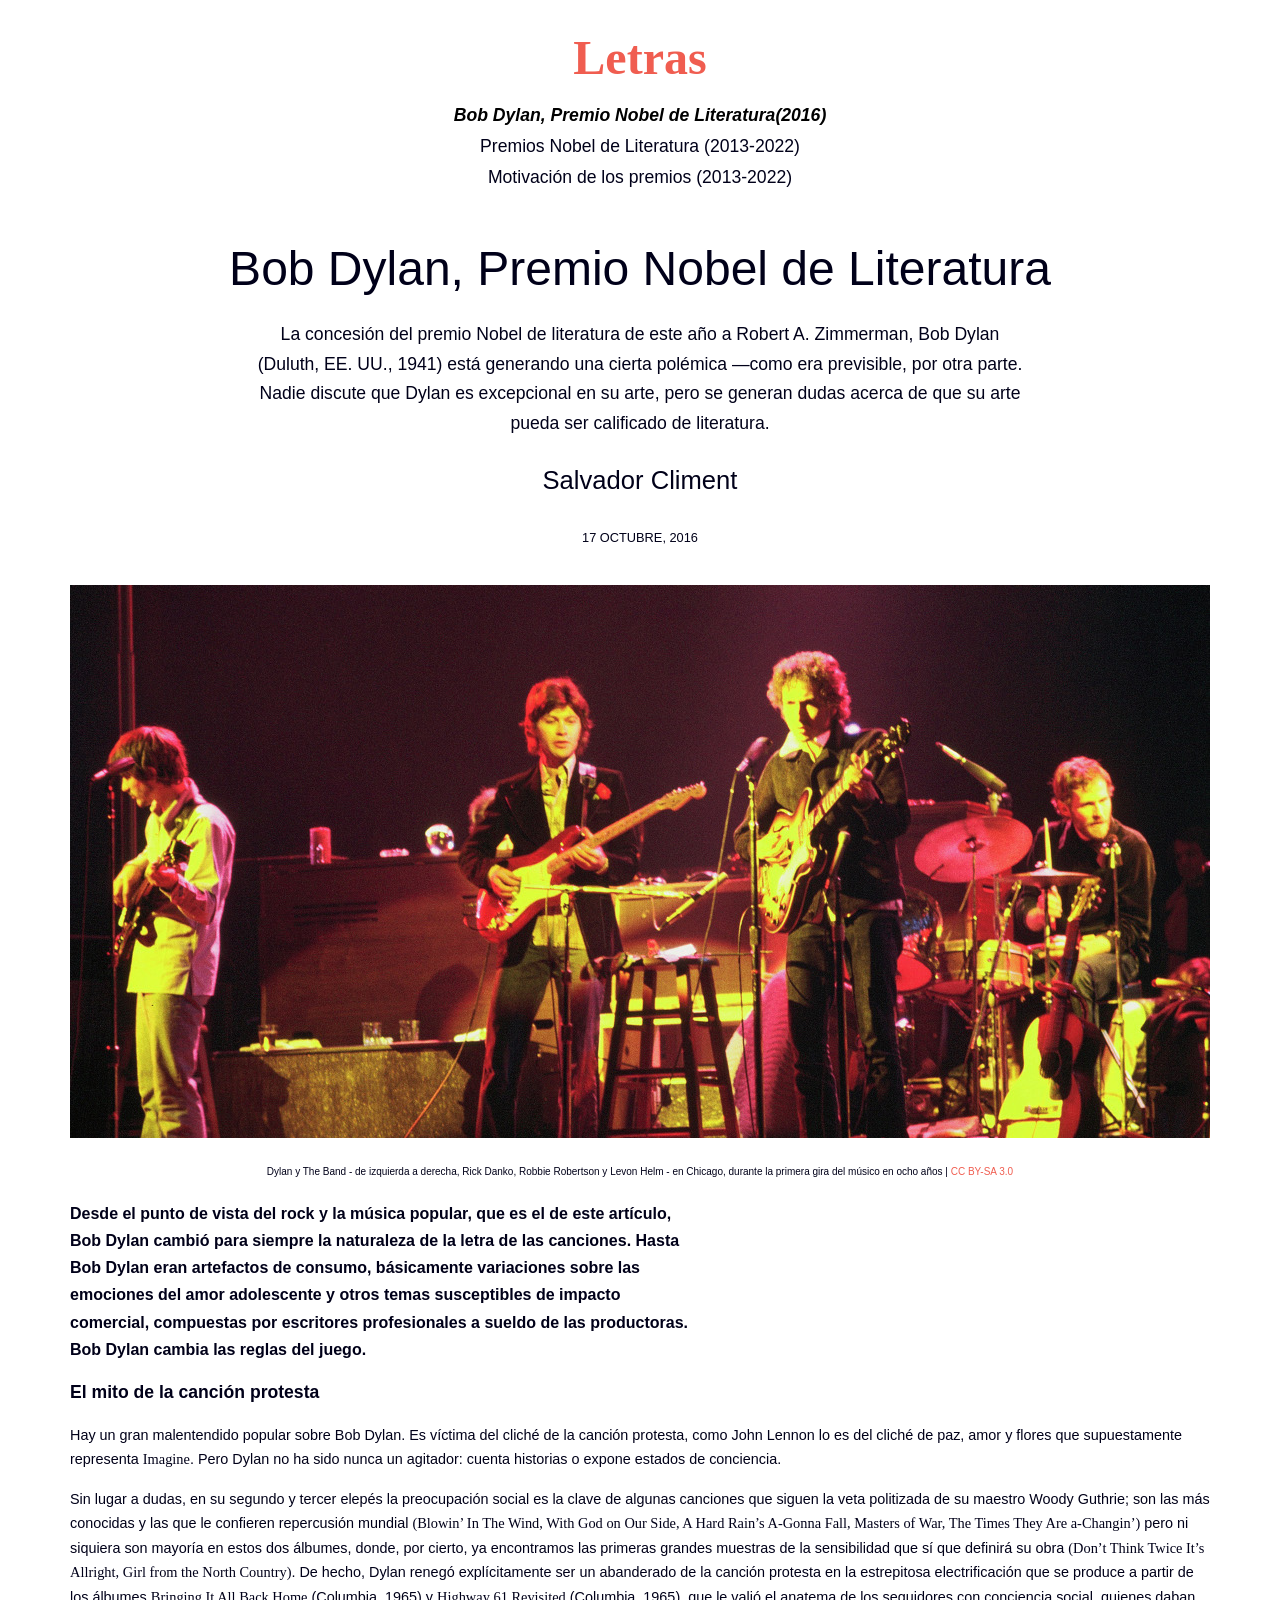
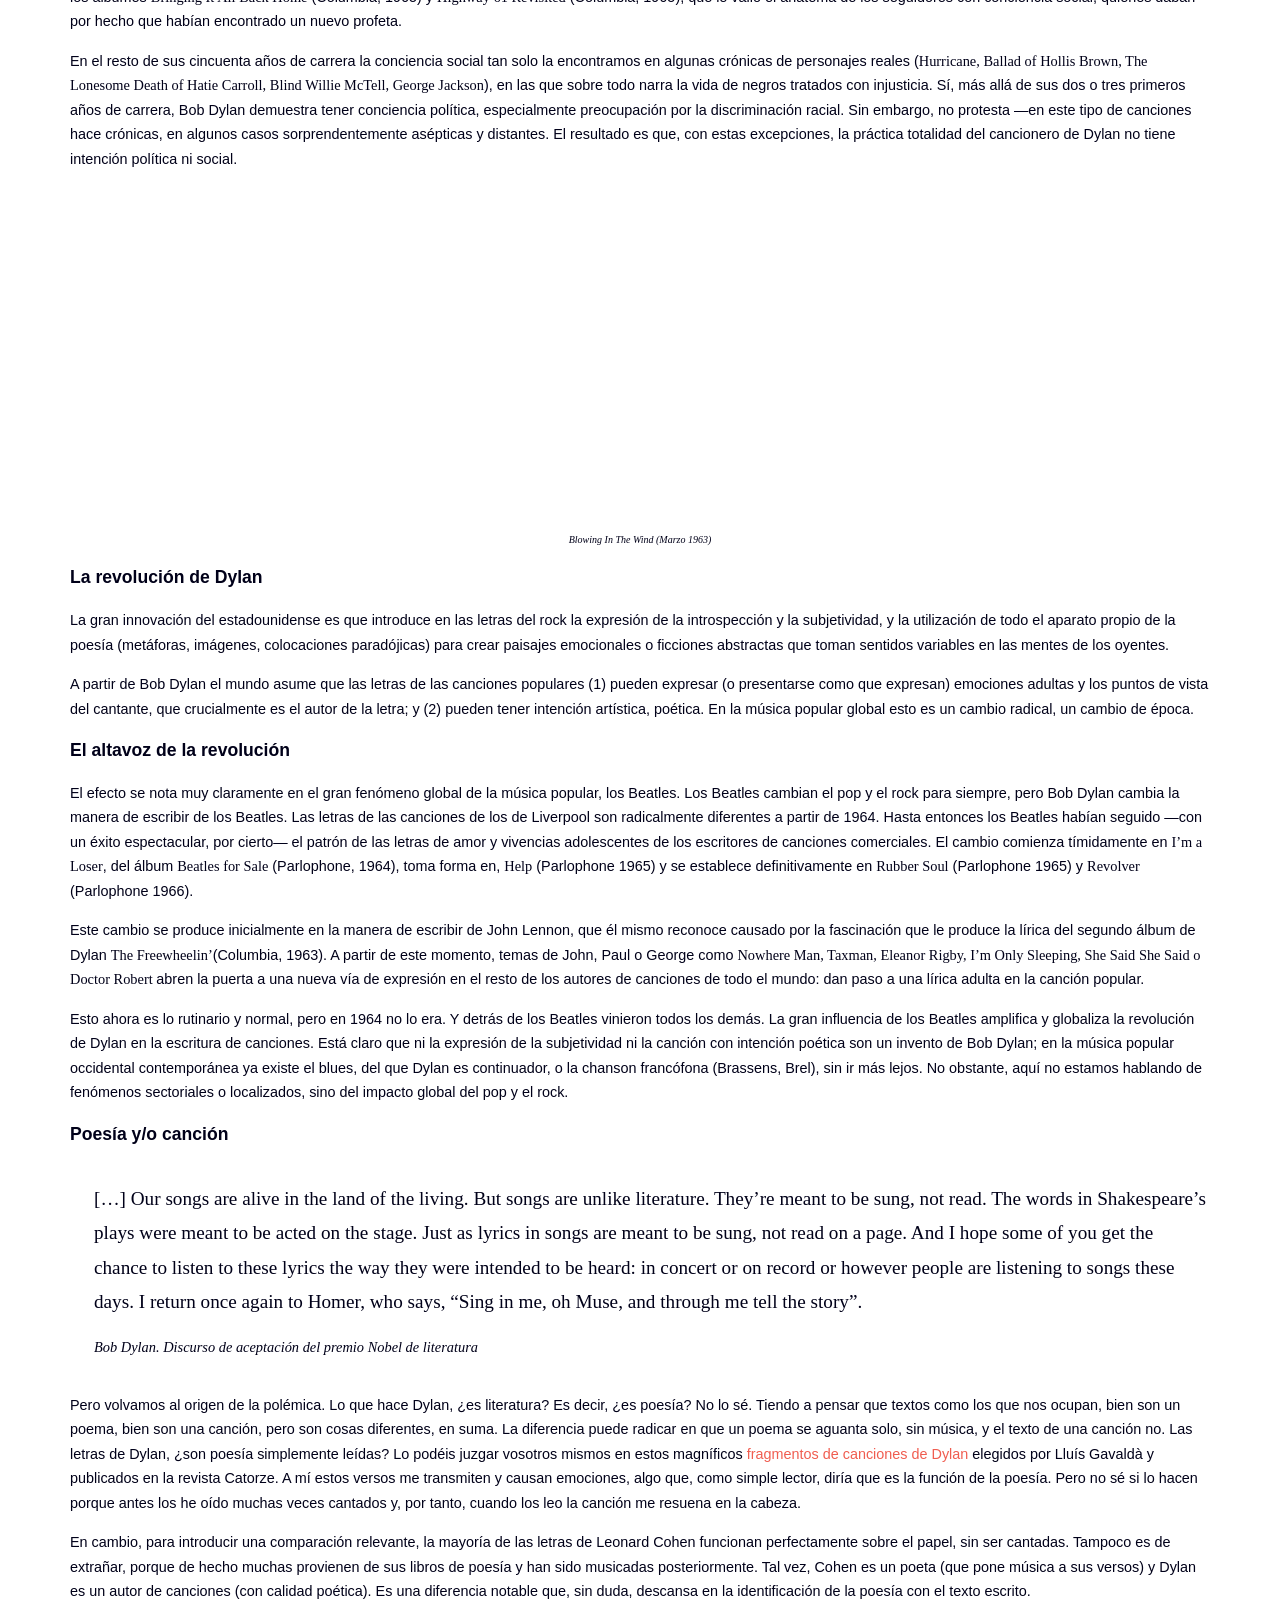
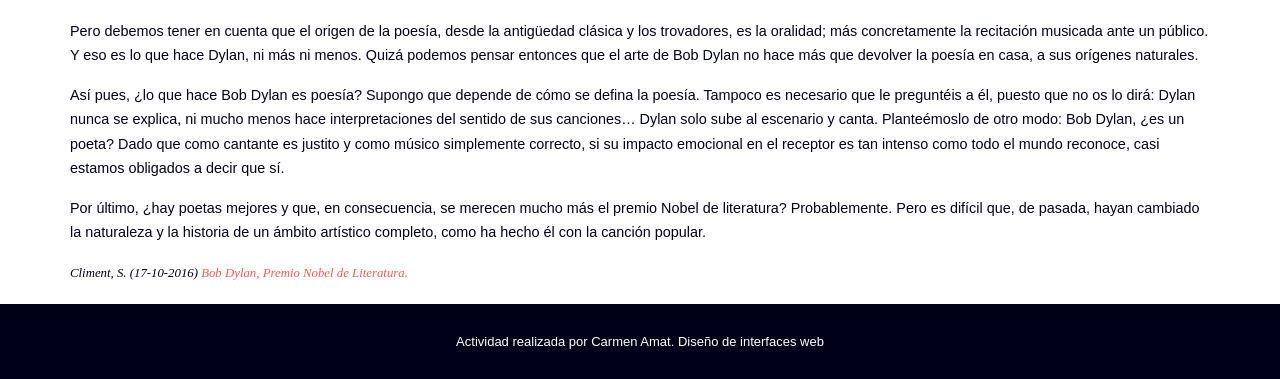
<file: index.html>
<!DOCTYPE html>
<html lang="es">
<head>
    <meta charset="UTF-8">
    <meta name="viewport" content="width=device-width, initial-scale=1.0">
    <title>Bob Dylan</title>
    <link rel="stylesheet" href="css/estilos.css">
</head>
<body>
    <header>
        <p class="logo">
            <a href="index.html">Letras</a>
        </p>
        <nav>
            <ul class="menu">
                <li class="activo">Bob Dylan, Premio Nobel de Literatura(2016)</li>
                <li><a href="listado-nobel-literatura.html" target="_blank">Premios Nobel de Literatura (2013-2022)</a></li>
                <li><a href="motivacion-premios.html" target="_blank">Motivación de los premios (2013-2022)</a></li>
            </ul>
        </nav>
    </header>
    <main class="container">
        <section class="intro">
            <h1>Bob Dylan, Premio Nobel de Literatura</h1>
            <p class="entrada">La concesión del premio Nobel de literatura de este año a Robert A. Zimmerman, Bob Dylan (Duluth, EE. UU., 1941)
                 está generando una cierta polémica —como era previsible, por otra parte. Nadie discute que Dylan es excepcional en su arte, 
                pero se generan dudas acerca de que su arte pueda ser calificado de literatura.</p>
            <p class="autor">Salvador Climent</p>
            <p><time datetime="2016-10-17">17 OCTUBRE, 2016</time></p>               
        
            <figure class="foto">
                <img src="img/Bob-Dylan-and-The-Band-1974.jpg" alt="Bob Dylan y The Band tocando en un escenario de un concierto" title="Bob Dylan y The Band" >
                <figcaption>Dylan y The Band - de izquierda a derecha, Rick Danko, Robbie Robertson y Levon Helm - en Chicago, durante la primera gira del músico en ocho años
                 | <a href="https://creativecommons.org/licenses/by-sa/3.0/" title="Ir a página Creative Commons">CC BY-SA 3.0</a>
                </figcaption>
            </figure>
        </section>
        <section class="puntoVista">
            <p>Desde el punto de vista del rock y la música popular, que es el de este artículo, Bob Dylan cambió para siempre la naturaleza de la letra de las canciones.
                Hasta Bob Dylan eran artefactos de consumo, básicamente variaciones sobre las emociones del amor adolescente y otros temas susceptibles de impacto comercial,
                compuestas por escritores profesionales a sueldo de las productoras. Bob Dylan cambia las reglas del juego.
            </p>
        </section>
        <section class="generico">
            <article>
                <h2>El mito de la canción protesta</h2>
                <p>Hay un gran malentendido popular sobre Bob Dylan. Es víctima del cliché de la canción protesta, como John Lennon lo es del cliché de paz, amor y flores que supuestamente representa <cite class="titulos" lang="en">Imagine</cite>. Pero Dylan no ha sido nunca un agitador: cuenta historias o expone estados de conciencia.</p>
                <p>Sin lugar a dudas, en su segundo y tercer elepés la preocupación social es la clave de algunas canciones que siguen la veta politizada de su maestro Woody Guthrie; son las más conocidas y las que le confieren repercusión mundial <cite class="titulos" lang="en">(Blowin’ In The Wind, With God on Our Side, 
                    A Hard Rain’s A-Gonna Fall, Masters of War, The Times They Are a-Changin’)</cite> pero ni siquiera son mayoría en estos dos álbumes, donde, por cierto, ya encontramos las primeras grandes muestras de la sensibilidad que sí que definirá su obra <cite class="titulos" lang="en">(Don’t Think Twice It’s Allright, 
                    Girl from the North Country)</cite>. De hecho, Dylan renegó explícitamente ser un abanderado de la canción protesta en la estrepitosa electrificación que se produce a partir de los álbumes <cite class="titulos" lang="en">Bringing It All Back Home</cite> (Columbia, <time datetime="1965">1965)</time> y <cite class="titulos" lang="en">Highway 61 Revisited</cite> (Columbia,<time datetime="1965"> 1965</time>), 
                    que le valió el anatema de los seguidores con conciencia social, quienes daban por hecho que habían encontrado un nuevo profeta.</p>
                <p>En el resto de sus cincuenta años de carrera la conciencia social tan solo la encontramos en algunas crónicas de personajes reales (<cite class="titulos" lang="en">Hurricane, 
                    Ballad of Hollis Brown, The Lonesome Death of Hatie Carroll, Blind Willie McTell, George Jackson</cite>), en las que sobre todo narra la vida de negros tratados con injusticia. Sí, más allá de sus dos o tres primeros años de carrera, Bob Dylan demuestra tener conciencia política, 
                    especialmente preocupación por la discriminación racial. Sin embargo, no protesta —en este tipo de canciones hace crónicas, en algunos casos sorprendentemente asépticas y distantes. El resultado es que, con estas excepciones, la práctica totalidad del cancionero de Dylan no tiene 
                    intención política ni social.</p>
                <figure class="video">
                    <iframe width="560" height="315" src="https://www.youtube.com/embed/vWwgrjjIMXA?si=skbkLCbEkASCq-Ua" title="YouTube video player"></iframe>
                    <figcaption>Blowing In The Wind <time datetime="1963-03">(Marzo 1963)</time></figcaption>
                </figure>              
            </article>
            <article>
                <h2>La revolución de Dylan</h2>
                <p>La gran innovación del estadounidense es que introduce en las letras del rock la expresión de la introspección y la subjetividad, y la utilización de todo el aparato propio de la poesía (metáforas, imágenes, colocaciones paradójicas) para crear paisajes emocionales o ficciones
                         abstractas que toman sentidos variables en las mentes de los oyentes.
                </p>
                <p>A partir de Bob Dylan el mundo asume que las letras de las canciones populares (1) pueden expresar (o presentarse como que expresan) emociones adultas y los puntos de vista del cantante, que crucialmente es el autor de la letra; y (2) pueden tener intención artística, poética. 
                    En la música popular global esto es un cambio radical, un cambio de época.
                </p>                
            </article> 
            <article>
                <h2>El altavoz de la revolución</h2>
                <p>El efecto se nota muy claramente en el gran fenómeno global de la música popular, los Beatles. Los Beatles cambian el pop y el rock para siempre, pero Bob Dylan cambia la manera de escribir de los Beatles. Las letras de las canciones de los de Liverpool son radicalmente diferentes a partir de 1964. 
                   Hasta entonces los Beatles habían seguido —con un éxito espectacular, por cierto— el patrón de las letras de amor y vivencias adolescentes de los escritores de canciones comerciales. El cambio comienza tímidamente en <cite class="titulos" lang="en">I’m a Loser</cite>, del álbum <cite class="titulos" lang="en">Beatles for Sale</cite> (Parlophone, <time datetime="1964">1964</time>), toma forma en, <cite class="titulos" lang="en">Help</cite> (Parlophone <time datetime="1965">1965</time>) y
                   se establece definitivamente en <cite class="titulos" lang="en">Rubber Soul</cite>  (Parlophone <time datetime="1965">1965</time>) y <cite class="titulos" lang="en">Revolver</cite> (Parlophone <time datetime="1966">1966</time>).
                </p>
                <p>Este cambio se produce inicialmente en la manera de escribir de John Lennon, que él mismo reconoce causado por la fascinación que le produce la lírica del segundo álbum de Dylan <cite class="titulos" lang="en">The Freewheelin’</cite>(Columbia,<time datetime="1963"> 1963</time>). A partir de este momento, temas de John, Paul o George como <cite class="titulos" lang="en">Nowhere Man, Taxman, Eleanor Rigby, 
                    I’m Only Sleeping, She Said She Said o Doctor Robert </cite> abren la puerta a una nueva vía de expresión en el resto de los autores de canciones de todo el mundo: dan paso a una lírica adulta en la canción popular.
                </p>
                <p>Esto ahora es lo rutinario y normal, pero en <time datetime="1964">1964</time> no lo era. Y detrás de los Beatles vinieron todos los demás. La gran influencia de los Beatles amplifica y globaliza la revolución de Dylan en la escritura de canciones. Está claro que ni la expresión de la subjetividad ni la canción con intención poética 
                   son un invento de Bob Dylan; en la música popular occidental contemporánea ya existe el <em>blues</em>, del que Dylan es continuador, o la chanson francófona (Brassens, Brel), sin ir más lejos. No obstante, aquí no estamos hablando de fenómenos sectoriales o localizados, sino del impacto global del pop y el rock.
                </p>  
            </article>
            <article>
                <h2>Poesía y/o canción</h2>
                <blockquote  class="poesia" lang="en">
                        <p>
                            […] Our songs are alive in the land of the living. But songs are unlike literature. They’re meant to be sung, not read. The words in Shakespeare’s plays were meant to be acted on the stage. Just as lyrics in songs are meant to be sung, not read on a page. And I hope some of you get the chance to listen to these 
                            lyrics the way they were intended to be heard: in concert or on record or however people are listening to songs these days. I return once again to Homer, who says, <q>Sing in me, oh Muse, and through me tell the story</q>.
                        </p>
                        <p class="discurso">Bob Dylan. <cite>Discurso de aceptación del premio Nobel de literatura</cite></p>
                </blockquote>
                <p>
                        Pero volvamos al origen de la polémica. Lo que hace Dylan, ¿es literatura? Es decir, ¿es poesía? No lo sé. Tiendo a pensar que textos como los que nos ocupan, bien son un poema, bien son una canción, pero son cosas diferentes, en suma. La diferencia puede radicar en que un poema se aguanta solo, sin música, y el texto de una canción no. Las letras de Dylan, ¿son poesía simplemente leídas? 
                        Lo podéis juzgar vosotros mismos en estos magníficos <a class="fragmentos" href="https://www.catorze.cat/piano/14-raons-donar-nobel-bob-dylan-21119/" target="_blank" title="Fragmentos de canciones de Dylan">fragmentos de canciones de Dylan</a> elegidos por Lluís Gavaldà y publicados en la revista Catorze. A mí estos versos me transmiten y causan emociones, algo que, como simple lector, diría que es la función de la poesía. Pero no sé si lo hacen porque antes los he oído muchas veces cantados y, por tanto, cuando los leo la canción me resuena en la cabeza.
                </p>
                <p>
                        En cambio, para introducir una comparación relevante, la mayoría de las letras de Leonard Cohen funcionan perfectamente sobre el papel, sin ser cantadas. Tampoco es de extrañar, porque de hecho muchas provienen de sus libros de poesía y han sido musicadas posteriormente. Tal vez, Cohen es un poeta (que pone música a sus versos) y Dylan es un autor de canciones (con calidad poética). 
                        Es una diferencia notable que, sin duda, descansa en la identificación de la poesía con el texto escrito.
                </p>
                <p>
                        Pero debemos tener en cuenta que el origen de la poesía, desde la antigüedad clásica y los trovadores, es la oralidad; más concretamente la recitación musicada ante un público. Y eso es lo que hace Dylan, ni más ni menos. Quizá podemos pensar entonces que el arte de Bob Dylan no hace más que devolver la poesía en casa, a sus orígenes naturales.
                </p>
                <p>
                        Así pues, ¿lo que hace Bob Dylan es poesía? Supongo que depende de cómo se defina la poesía. Tampoco es necesario que le preguntéis a él, puesto que no os lo dirá: Dylan nunca se explica, ni mucho menos hace interpretaciones del sentido de sus canciones… Dylan solo sube al escenario y canta. Planteémoslo de otro modo: Bob Dylan, ¿es un poeta? Dado que como cantante es justito y 
                        como músico simplemente correcto, si su impacto emocional en el receptor es tan intenso como todo el mundo reconoce, casi estamos obligados a decir que sí.
                </p>
                <p>
                        Por último, ¿hay poetas mejores y que, en consecuencia, se merecen mucho más el premio Nobel de literatura? Probablemente. Pero es difícil que, de pasada, hayan cambiado la naturaleza y la historia de un ámbito artístico completo, como ha hecho él con la canción popular.
                </p>
                <p>
                    <cite class="poesia2">
                        Climent, S. <time datetime="2016-10-17">(17-10-2016)</time> 
                        <a href="https://www.nationalgeographic.com.es/mundo-ng/actualidad/bob-dylan-premio-nobel-literatura-2016_10781" target="_blank" title="Ir a noticia sobre Bob bob-dylan-premio-nobel-literatura-2016_10781">Bob Dylan, Premio Nobel de Literatura.</a>  
                    </cite>
                </p>                               
            </article>
        </section>
    </main>
    <footer>
        <p>Actividad realizada por Carmen Amat. Diseño de interfaces web</p>
    </footer>
    
</body>
</html>
</file>
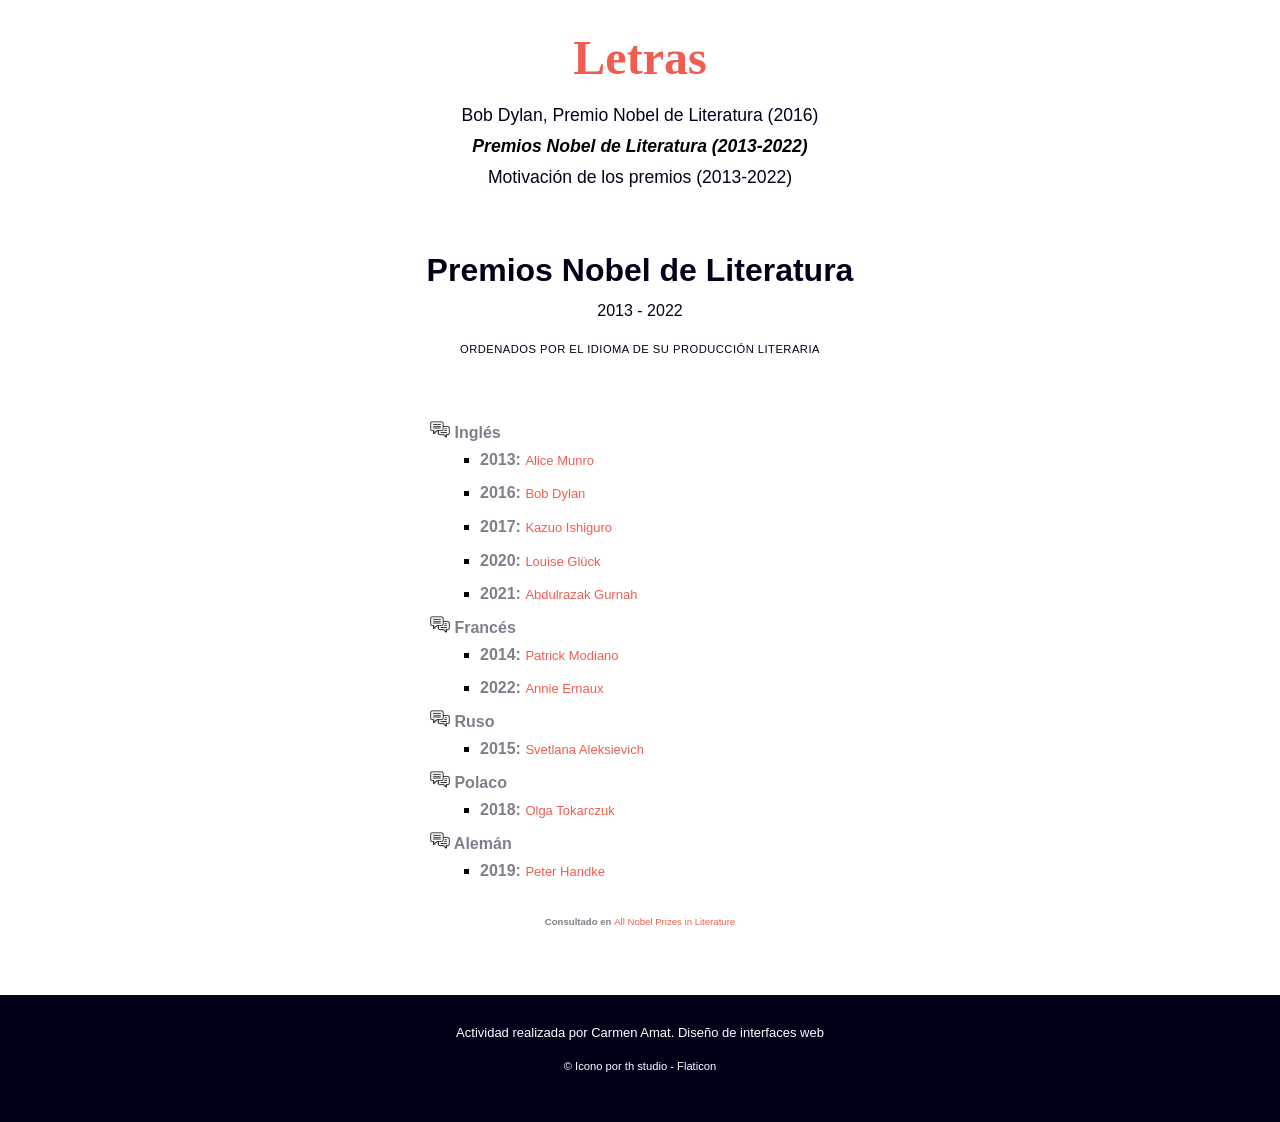
<file: listado-nobel-literatura.html>
<!DOCTYPE html>
<html lang="es">
<head>
    <meta charset="UTF-8">
    <meta name="viewport" content="width=device-width, initial-scale=1.0">
    <title>Listado Premios Nobel Literatura</title>
    <link rel="stylesheet" href="css/estilos.css">
</head>
<body>
   <header>
        <p class="logo">
            <a href="index.html">Letras</a>
        </p>
        <nav>
            
              <ul class="menu">
                <li><a href="index.html" target="_blank">Bob Dylan, Premio Nobel de Literatura (2016)</a></li>
                <li class="activo">Premios Nobel de Literatura (2013-2022)</li>
                <li><a href="motivacion-premios.html" target="_blank">Motivación de los premios (2013-2022)</a></li>
            </ul>
        </nav>
    </header>
    <main class="container">
        <section class="enunciado">
            <h1>Premios Nobel de Literatura</h1>
            <p>2013 - 2022</p>
            <p class="subtitulo">ORDENADOS POR EL IDIOMA DE SU PRODUCCIÓN LITERARIA</p>
        </section>
        <section class="idiomas">
            <ul class="lista-idiomas">
                <li>
                    <h2>
                        <img src="img/idioma.png" alt="viñeta bocadillos"> Inglés
                    </h2>
                    <ul>
                        <li><time datetime="2013" class="year">2013</time>: <a href="motivacion-premios.html#munro" target="_blank"> Alice Munro</a></li>
                        <li><time datetime="2016" class="year">2016</time>: <a href="motivacion-premios.html#bdylan" target="_blank"> Bob Dylan</a></li>
                        <li><time datetime="2017" class="year">2017</time>: <a href="motivacion-premios.html#kazuo" target="_blank"> Kazuo Ishiguro</a></li>
                        <li><time datetime="2020" class="year">2020</time>: <a href="motivacion-premios.html#gluck" target="_blank"> Louise Glück</a></li>
                        <li><time datetime="2021" class="year">2021</time>: <a href="motivacion-premios.html#abdul" target="_blank"> Abdulrazak Gurnah</a></li>
                    </ul>
                </li>
                <li>
                    <h2>
                        <img src="img/idioma.png" alt="viñeta bocadillos"> Francés
                    </h2>
                    <ul>
                        <li><time datetime="2014" class="year">2014</time>: <a href="motivacion-premios.html#modiano" target="_blank">Patrick Modiano</a></li>
                        <li><time datetime="2022" class="year">2022</time>: <a href="motivacion-premios.html#ernaux" target="_blank"> Annie Ernaux</a></li>
                    </ul>
                </li>
                <li>
                    <h2>
                        <img src="img/idioma.png" alt="viñeta bocadillos"> Ruso
                    </h2>
                    <ul>
                        <li><time datetime="2015" class="year">2015</time>: <a href="motivacion-premios.html#svet" target="_blank"> Svetlana Aleksievich</a></li>
                    </ul>
                </li>
                <li>
                    <h2>
                        <img src="img/idioma.png" alt="viñeta bocadillos"> Polaco
                    </h2>
                    <ul>
                        <li><time datetime="2018" class="year">2018</time>: <a href="motivacion-premios.html#tokar" target="_blank"> Olga Tokarczuk</a></li>
                    </ul>
                </li>
                <li>
                    <h2>
                        <img src="img/idioma.png" alt="viñeta bocadillos"> Alemán
                    </h2>
                    <ul>
                        <li><time datetime="2019" class="year">2019</time>: <a href="motivacion-premios.html#handke" target="_blank"> Peter Handke</a></li>
                    </ul>
                </li>
            </ul>
            <p class="enlaceconsulta">
                Consultado en 
                    <a href="https://www.nobelprize.org/prizes/lists/all-nobel-prizes-in-literature">All Nobel Prizes in Literature </a>
            </p>
        </section>
    </main>
    <footer>
        <p>Actividad realizada por Carmen Amat. Diseño de interfaces web</p>
        <p class="copy">&copy; Icono por th studio - <a href="https://www.flaticon.es/iconos-gratis/opcion-de-chat" title="Ir a Flaticon">Flaticon</a></p>
    </footer> 
</body>
</html>
</file>
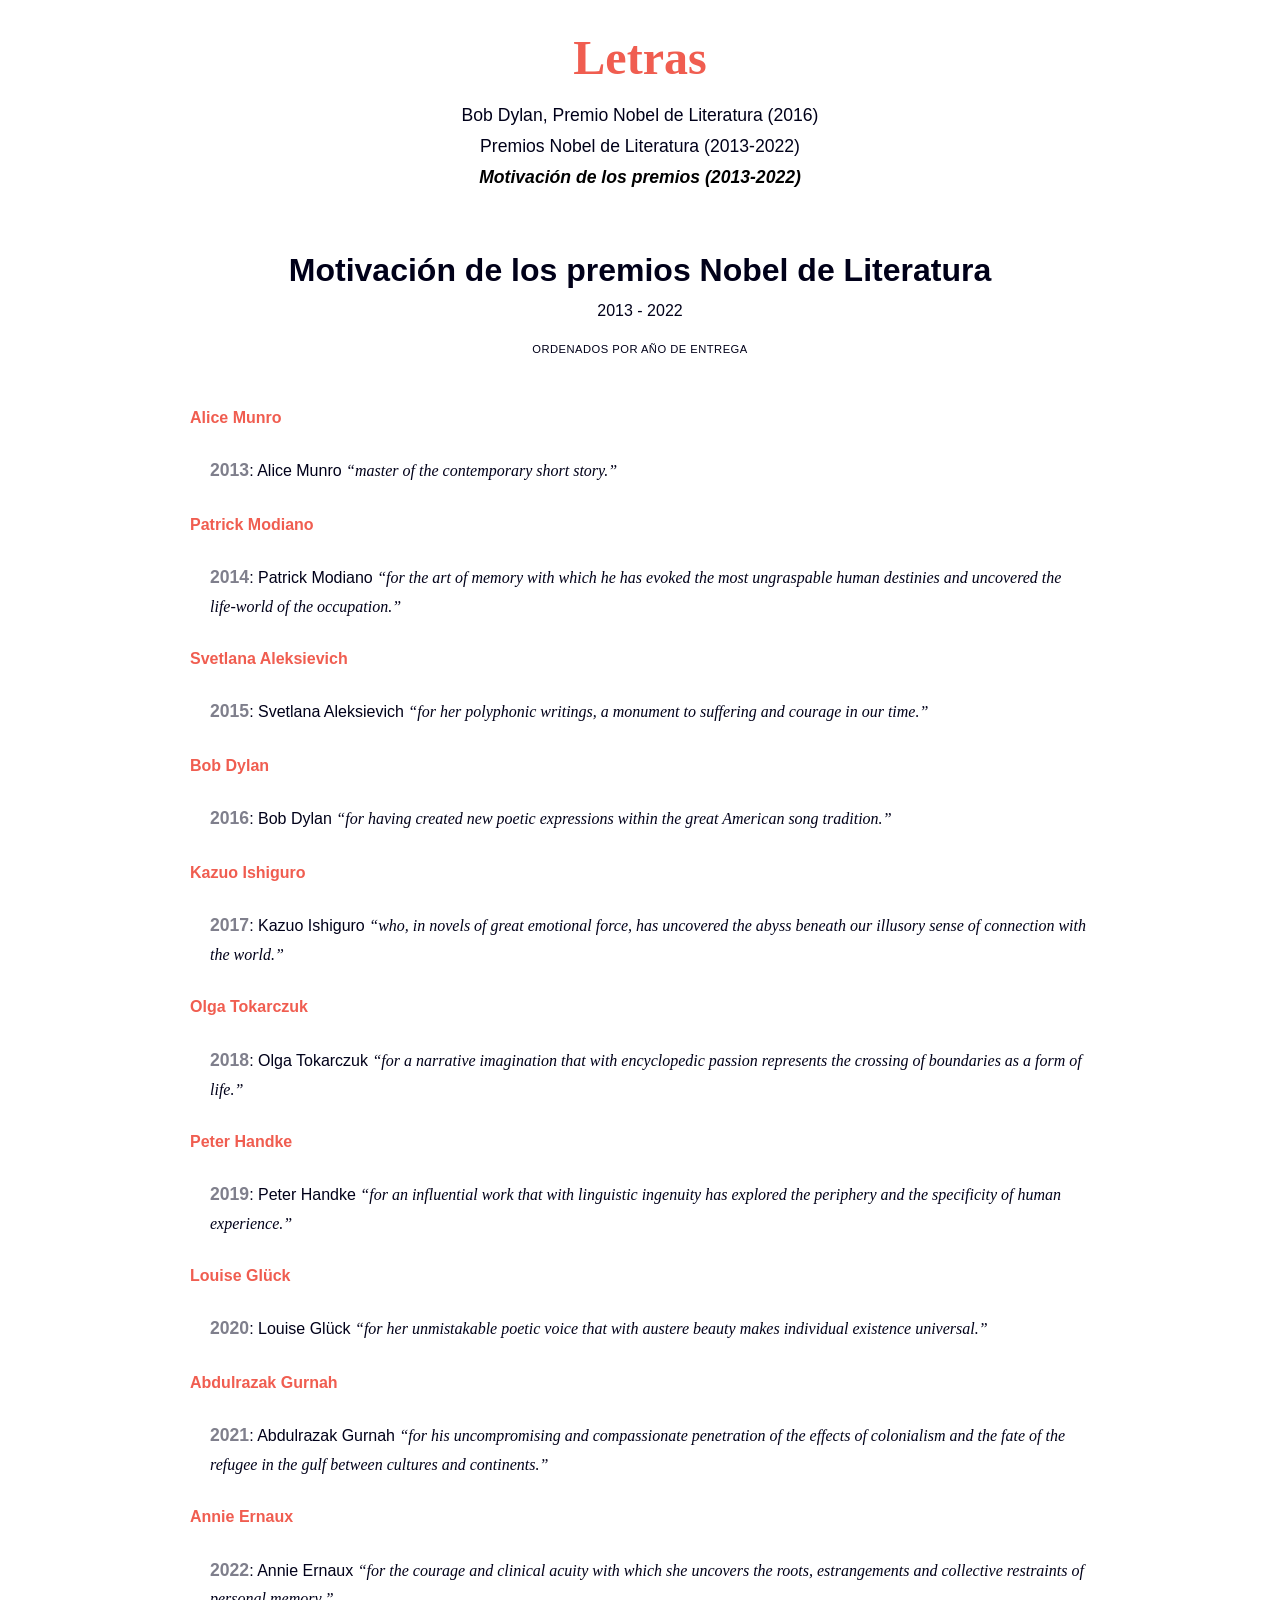
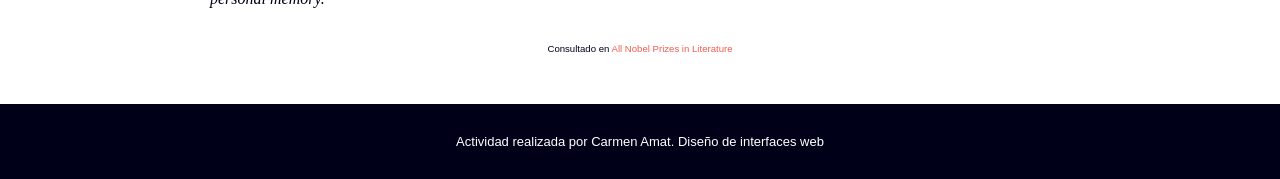
<file: motivacion-premios.html>
<!DOCTYPE html>
<html lang="es">
<head>
    <meta charset="UTF-8">
    <meta name="viewport" content="width=device-width, initial-scale=1.0">
    <title>Motivación de los premios Nobel de Literatura</title>
    <link rel="stylesheet" href="css/estilos.css">
</head>
<body>
    <header>
        <p class="logo">
            <a href="index.html">Letras</a>
        </p>
        <nav>
             <ul class="menu">
                <li><a href="index.html" target="_blank">Bob Dylan, Premio Nobel de Literatura (2016)</a></li>
                <li><a href="listado-nobel-literatura.html" target="_blank">Premios Nobel de Literatura (2013-2022)</a></li>
                <li class="activo">Motivación de los premios (2013-2022)</li>
            </ul>
        </nav>
    </header>
    <main class="container">
        <section class="enunciado enunciado-motivacion">
            <h1>Motivación de los premios Nobel de Literatura</h1>
            <p>2013 - 2022</p>
            <p class="subtitulo">ORDENADOS POR AÑO DE ENTREGA</p>
        </section>
        <div>
            <dl class="motivaciones">
                <dt id="munro"><a href="https://www.nobelprize.org/prizes/literature/2013/munro/facts" target="_blank" title="Ir a página Premio Nobel">Alice Munro</a></dt>
                    <dd><time datetime="2013" class="year">2013</time>: Alice Munro <q lang="en">master of the contemporary short story.</q></dd>
                <dt id="modiano"><a href="https://www.nobelprize.org/prizes/literature/2014/modiano/facts" target="_blank" title="Ir a página Premio Nobel">Patrick Modiano</a></dt>
                    <dd><time datetime="2014" class="year">2014</time>: Patrick Modiano <q lang="en">for the art of memory with which he has evoked the most ungraspable human destinies and uncovered the life-world of the occupation.</q></dd>
                <dt id="svet"><a href="https://www.nobelprize.org/prizes/literature/2015/alexievich/facts" target="_blank" title="Ir a página Premio Nobel">Svetlana Aleksievich</a></dt>
                    <dd><time datetime="2015" class="year">2015</time>: Svetlana Aleksievich <q lang="en">for her polyphonic writings, a monument to suffering and courage in our time.</q></dd>
                <dt id="bdylan"><a href="https://www.nobelprize.org/prizes/literature/2016/dylan/facts" target="_blank" title="Ir a página Premio Nobel">Bob Dylan</a></dt>
                    <dd><time datetime="2016" class="year">2016</time>: Bob Dylan <q lang="en">for having created new poetic expressions within the great American song tradition.</q></dd>
                <dt id="kazuo"><a href="https://www.nobelprize.org/prizes/literature/2017/ishiguro/facts" target="_blank" title="Ir a página Premio Nobel">Kazuo Ishiguro</a></dt>
                    <dd><time datetime="2017" class="year">2017</time>: Kazuo Ishiguro <q lang="en">who, in novels of great emotional force, has uncovered the abyss beneath our illusory sense of connection with the world.</q></dd>
                <dt id="tokar"><a href="https://www.nobelprize.org/prizes/literature/2018/tokarczuk/facts" target="_blank" title="Ir a la página Premio Nobel">Olga Tokarczuk</a></dt>
                    <dd><time datetime="2018" class="year">2018</time>: Olga Tokarczuk <q lang="en">for a narrative imagination that with encyclopedic passion represents the crossing of boundaries as a form of life.</q></dd>
                <dt id="handke"><a href="https://www.nobelprize.org/prizes/literature/2019/handke/facts" target="_blank" title="Ir a la página Premio Nobel">Peter Handke</a></dt>
                    <dd><time datetime="2019" class="year">2019</time>: Peter Handke <q lang="en">for an influential work that with linguistic ingenuity has explored the periphery and the specificity of human experience.</q></dd>
                <dt id="gluck"><a href="https://www.nobelprize.org/prizes/literature/2020/gluck/facts" target="_blank" title="Ir a la página Premio Nobel">Louise Glück</a></dt>
                    <dd><time datetime="2020" class="year">2020</time>: Louise Glück <q lang="en">for her unmistakable poetic voice that with austere beauty makes individual existence universal.</q></dd>
                <dt id="abdul"><a href="https://www.nobelprize.org/prizes/literature/2021/gurnah/facts/" target="_blank" title="Ir a la página Premio Nobel">Abdulrazak Gurnah</a></dt>
                    <dd><time datetime="2021" class="year">2021</time>: Abdulrazak Gurnah <q lang="en">for his uncompromising and compassionate penetration of the effects of colonialism and the fate of the refugee in the gulf between cultures and continents.</q></dd>
                <dt id="ernaux"><a href="https://www.nobelprize.org/prizes/literature/2022/ernaux/facts" target="_blank" title="Ir a la página Premio Nobel">Annie Ernaux</a></dt>
                    <dd><time datetime="2022" class="year">2022</time>: Annie Ernaux <q lang="en">for the courage and clinical acuity with which she uncovers the roots, estrangements and collective restraints of personal memory.</q></dd>
            </dl>
        </div>
        <p class="enlaceconsulta">
                Consultado en 
                    <a href="https://www.nobelprize.org/prizes/lists/all-nobel-prizes-in-literature">All Nobel Prizes in Literature </a>
        </p>
        
    </main>
    <footer>
        <p>Actividad realizada por Carmen Amat. Diseño de interfaces web</p>
    </footer>
    
</body>
</html>
</file>
<file: css/estilos.css>
*{
    margin: 0;
    padding: 0;
    box-sizing: border-box;
}



html, body, div, span, applet, object, iframe,
h1, h2, h3, h4, h5, h6, p, blockquote, pre,
a, abbr, acronym, address, big, cite, code,
del, dfn, em, img, ins, kbd, q, s, samp,
small, strike, strong, sub, sup, tt, var,
b, u, i, center,
dl, dt, dd, ol, ul, li,
fieldset, form, label, legend,
table, caption, tbody, tfoot, thead, tr, th, td,
article, aside, canvas, details, embed, 
figure, figcaption, footer, header, hgroup, 
menu, nav, output, ruby, section, summary,
time, mark, audio, video {
	margin: 0;
	padding: 0;
	border: 0;
	font-size: 100%;
	font: inherit;
	vertical-align: baseline;
}

body{
    
    font-family: Helvetica, Arial, sans-serif;
    color: rgba(0,0,25);
}

/*Cabecera, incluye menú navegación*/
header{
    text-align: center;
    font-family:Georgia, 'Times New Roman', Times, serif;
    font-size: 1.4em;
    margin-top: 30px;
}
p.logo {
    font-size: 3rem;
    font-weight: bold;
}

a {
    color: rgba(240,93,80);
    text-decoration: none;
}
a:hover{
    color: rgba(240,93,80,0.5);
}

.menu {
    margin-top: 20px;
    margin-bottom: 40px;
    font-family: Helvetica, Arial, sans-serif;
}
.menu li{
 
    list-style: none;
    color: black;
    margin-top: 10px;
    font-size: 1.1rem;
 }

.menu li a {
    color: rgba(0,0,25);
}

.menu a:hover {  
    color: rgb(0,0,25,0.5);   
}

.activo{
    font-weight:700;
    font-style: italic;
}

/*Contenedor principal de contenido*/
.container {
    width: 95%;
    max-width: 1140px;
    margin: 0 auto;
}
main section {
    margin: 0 auto 20px;
    line-height: 1.7;
 
    
}

/*html index */
/*section de la intro*/
.intro {
    text-align: center;   
    line-height: 1.7;
      
    
}
.intro h1{
    font-size: 3rem;
    
}
.entrada{   
    max-width: 850px;  
    font-size: 1.1rem; 

}

.intro p{
    padding: 10px;
    width: 70%;
    margin: 0 auto;
}
.autor {
    font-size: 1.6rem; 
}

.intro p time{
    
    font-size: 0.8rem;
}
/*section de la foto*/
.foto img {
    display: block;
    margin: 25px auto;
    max-width: 100%;
}
.foto figcaption {
    font-size: x-small;
    text-align: center;
    margin: 0 auto;
    max-width: 800px;
    
}

/*section punto de vista*/
.puntoVista {
    font-weight: 700;
    max-width: 625px;
    text-align: left;
    margin: 0;
    line-height: 1.7;
}
/*section genérico*/
.generico p {
    margin: 15px auto 15px;
    font-size: 0.9rem;
    
}
.generico h2{
    margin-top: 15px;
    font-size: 1.1rem;
    font-weight: 700;
}
.video {
   
    display: flex;
    justify-content: center;
    flex-direction: column;
    align-items: center;
   
}
.video iframe{
    max-width: 75%;
     margin-top: 20px;
     
}
.video figcaption {
    margin-top: 10px;   
    font-size: x-small;
    font-style: italic;
    font-family: Georgia, 'Times New Roman', Times, serif;
    
}
.titulos {
    font-family: Georgia, Times, serif; 
  
    
}
/*section cita*/
.poesia {
    margin: 2rem 0;
    padding-left: 1.5rem;
}
.poesia p {
    font-family: Georgia, Times, serif;
    font-size: 1.2rem;
    line-height: 1.8;
    margin-bottom: 0.5rem;
}

.poesia .discurso {
    font-family: Georgia, Times, serif;
    font-size: 0.9rem;
    margin-bottom: 0.5rem;
    font-style: italic;
}
.poesia2  {
    font-family: Georgia, Times, serif;
    font-size: 0.8rem;
    font-style: italic;
   
}


/* pie de página común a los 3 html*/
footer {
    display: flex;
    flex-direction: column;
    align-items: center;
    width: 100%;
    font-size: small;
    color:rgba(255,255,255);
    background-color: rgba(0,0,25);
    padding: 30px;
 

}


/*html listado*/

.enunciado {
    max-width: 700px;
    margin: 0 auto 30px;
    text-align: center;   
    padding: 15px;
        
}
.enunciado h1 {
    font-size: 2rem;
    font-weight: bold;
}
.enunciado .subtitulo {
    font-size: 0.7rem;
    letter-spacing: 0.03rem;
    margin-top: 15px;
}
.idiomas {
    max-width: 450px;
    margin: 0 auto;
    padding: 15px;
    color: rgba(0,0,25,0.5);
    font-weight: bolder;
    text-align: left;
       
}
.lista-idiomas > li {
    list-style-type:none;
}
.idiomas h2{
    font-size: medium;
}

.lista-idiomas > li > ul > li  {
    margin-bottom: 0.4rem;
    margin-left: 50px;
    list-style-type: square;
}
.lista-idiomas > li > ul > li::marker {
    color: black;
}
.idiomas a {
    font-weight: lighter;
    font-size: small;
}

.lista-idiomas img {
    width: 20px;
   
}
.year {
    color: rgba(0, 0, 25, 0.5);
    font-weight: bold;
}
.enlaceconsulta, .enlaceconsulta a{
    text-align: center;
    margin-top: 30px;
    font-size: 0.6rem;
    margin-bottom: 50px;
    
}

/*ajuste del footer por tener la otra frase*/
.copy {
    font-size: 0.7rem;
    padding: 20px;
    
}
.copy a {
    color: rgb(255,255,255);
}
.copy a:hover {
    color: rgb(240,93,80);
}

/*html motivaciones*/
.motivaciones {
    margin: 0 auto 20px;
    line-height: 1.7;
    max-width: 900px;
}
.enunciado-motivacion{
    max-width: 1000px;
}
.motivaciones dt {
    margin-top: 25px;
    margin-bottom: 25px;
    font-weight: bolder;

}
.motivaciones dd {
    margin-left: 20px;
}
.motivaciones q {  
    font-family: Georgia, 'Times New Roman', serif;
    font-style: italic;
}
.motivaciones .year {
    font-size: 1.1em;
}
</file>
